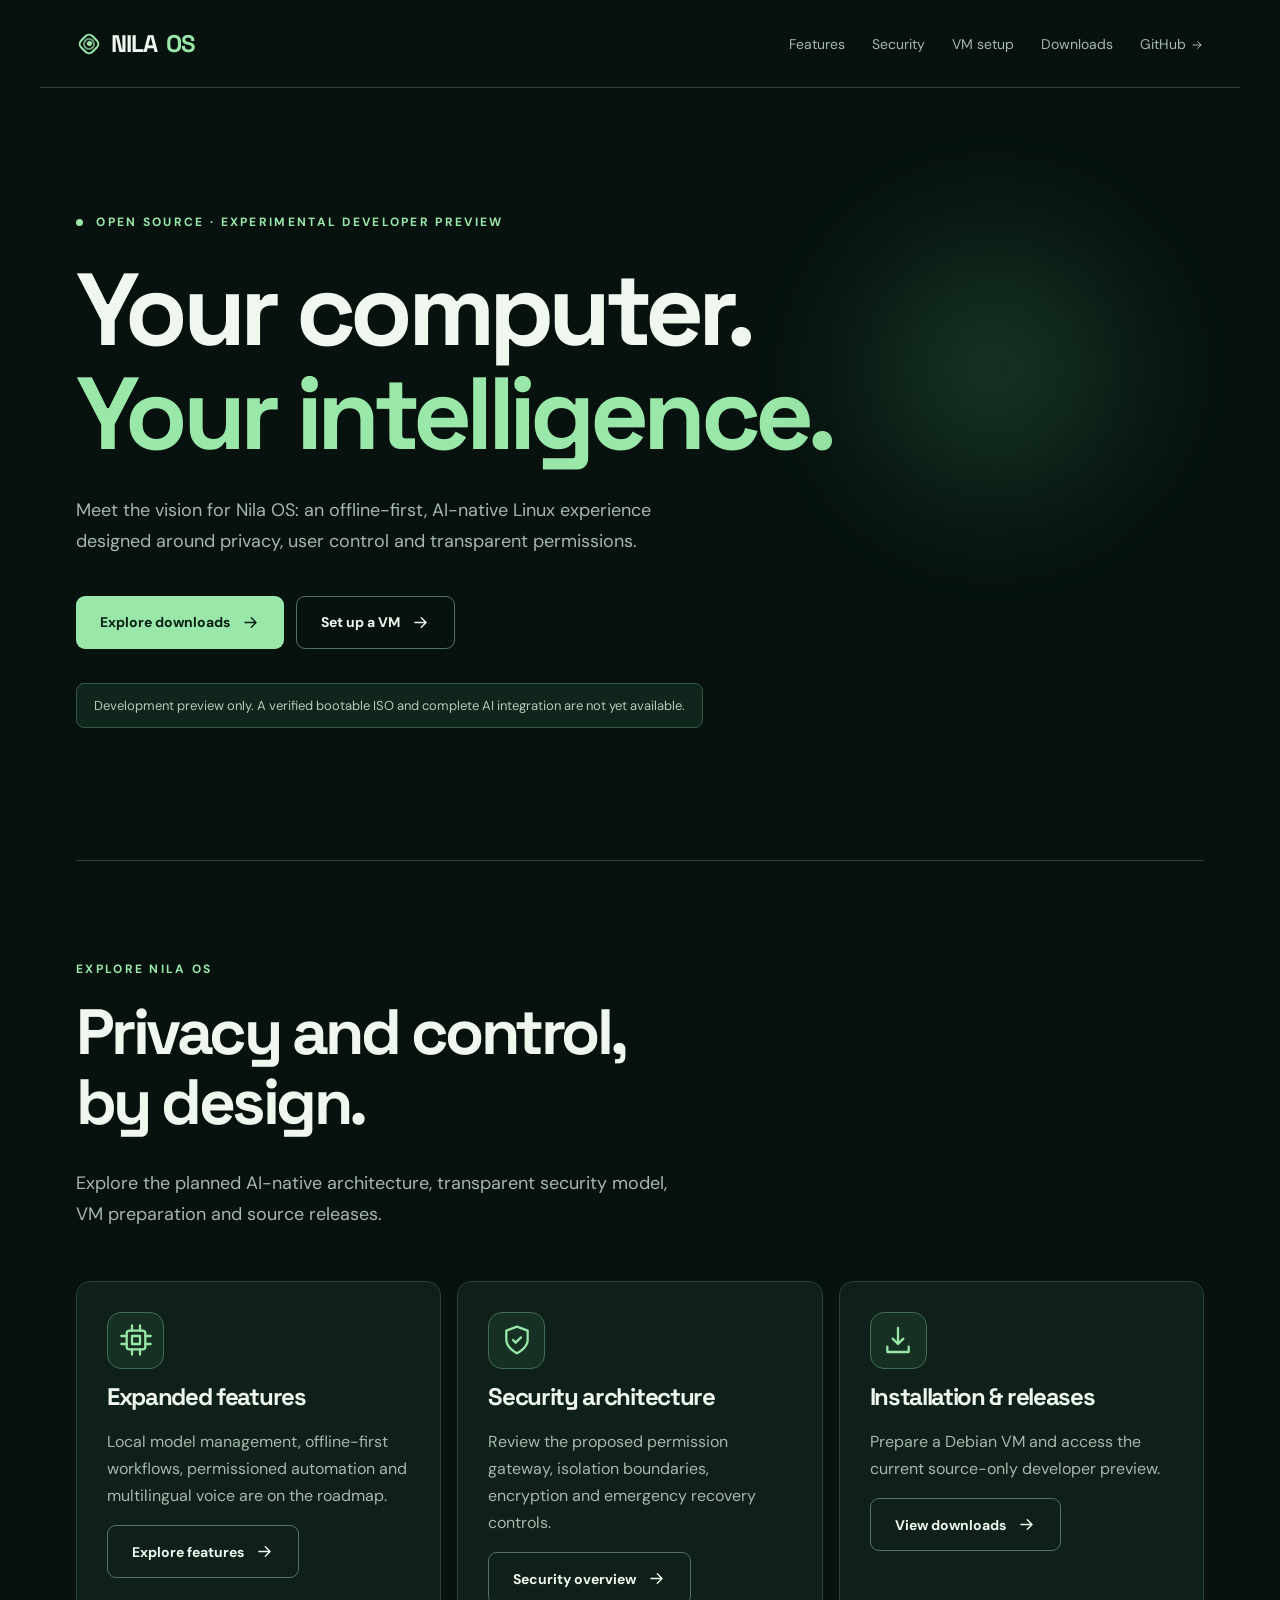
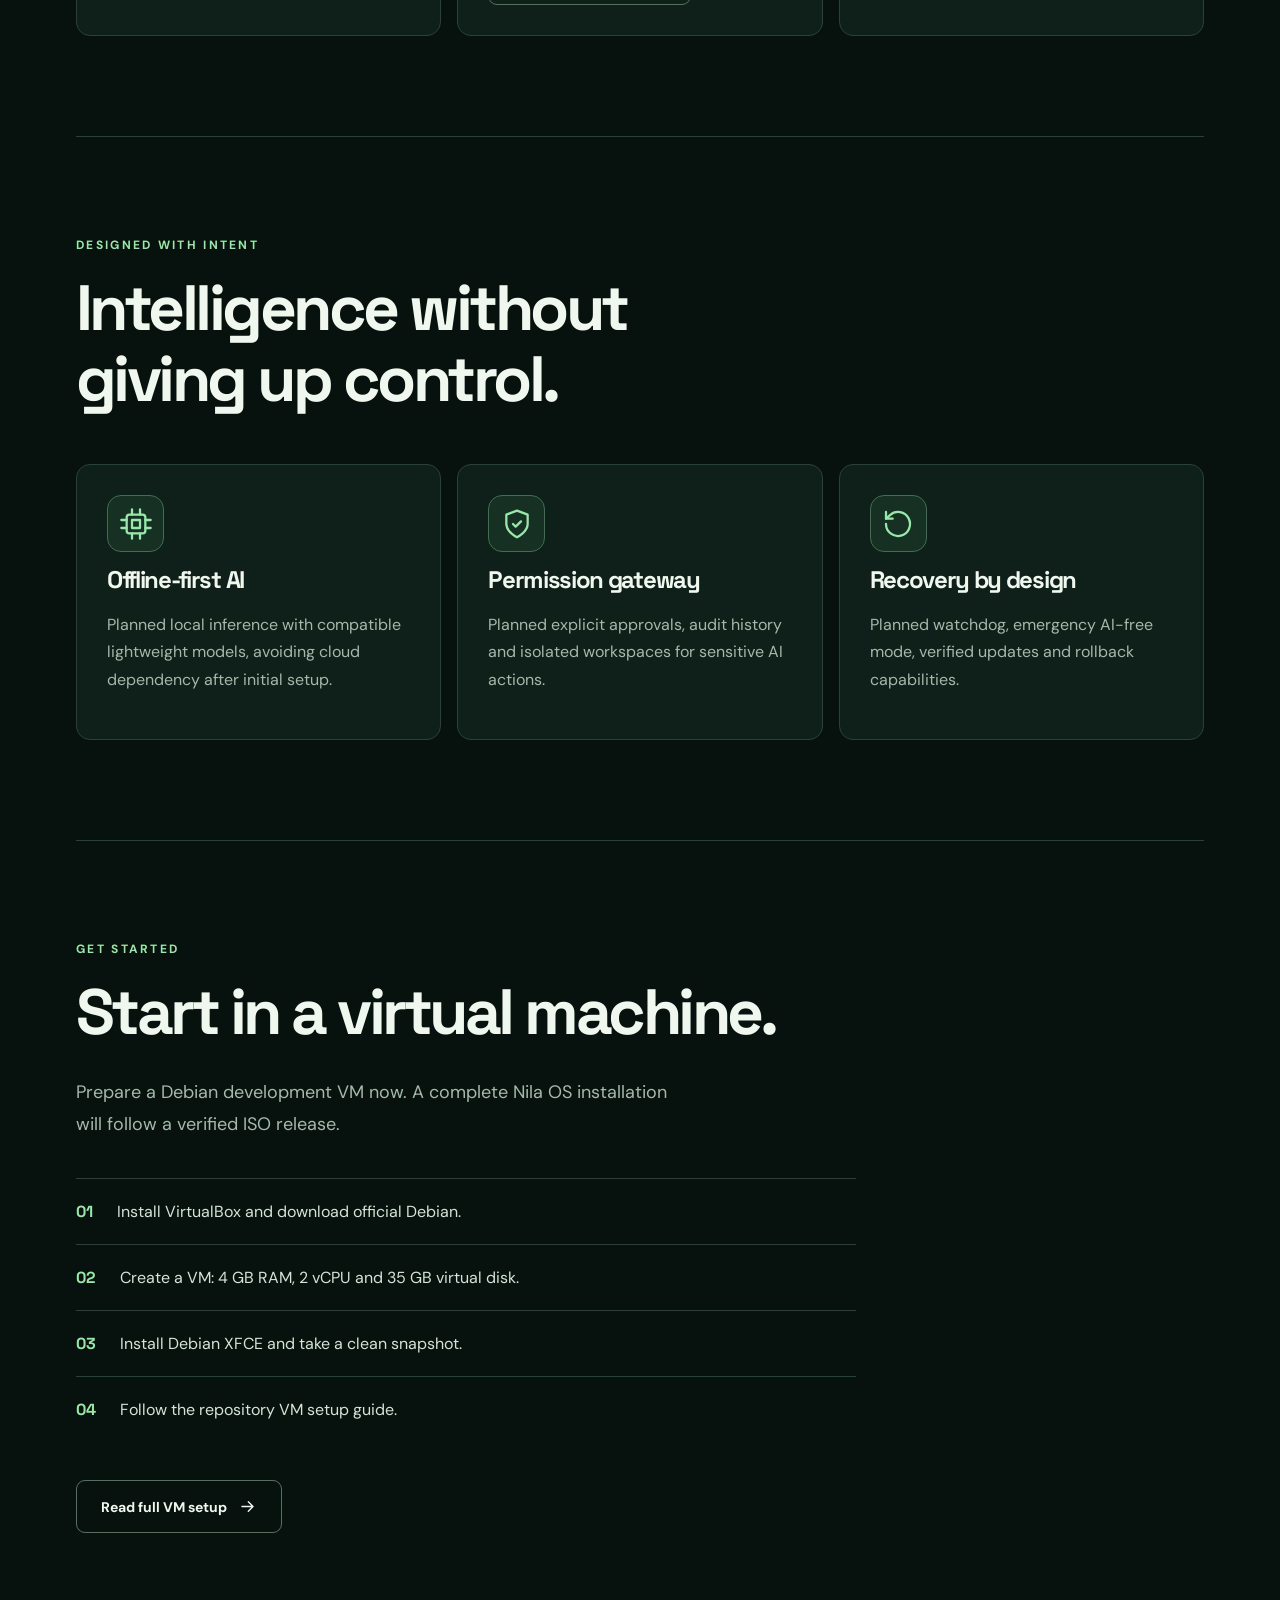
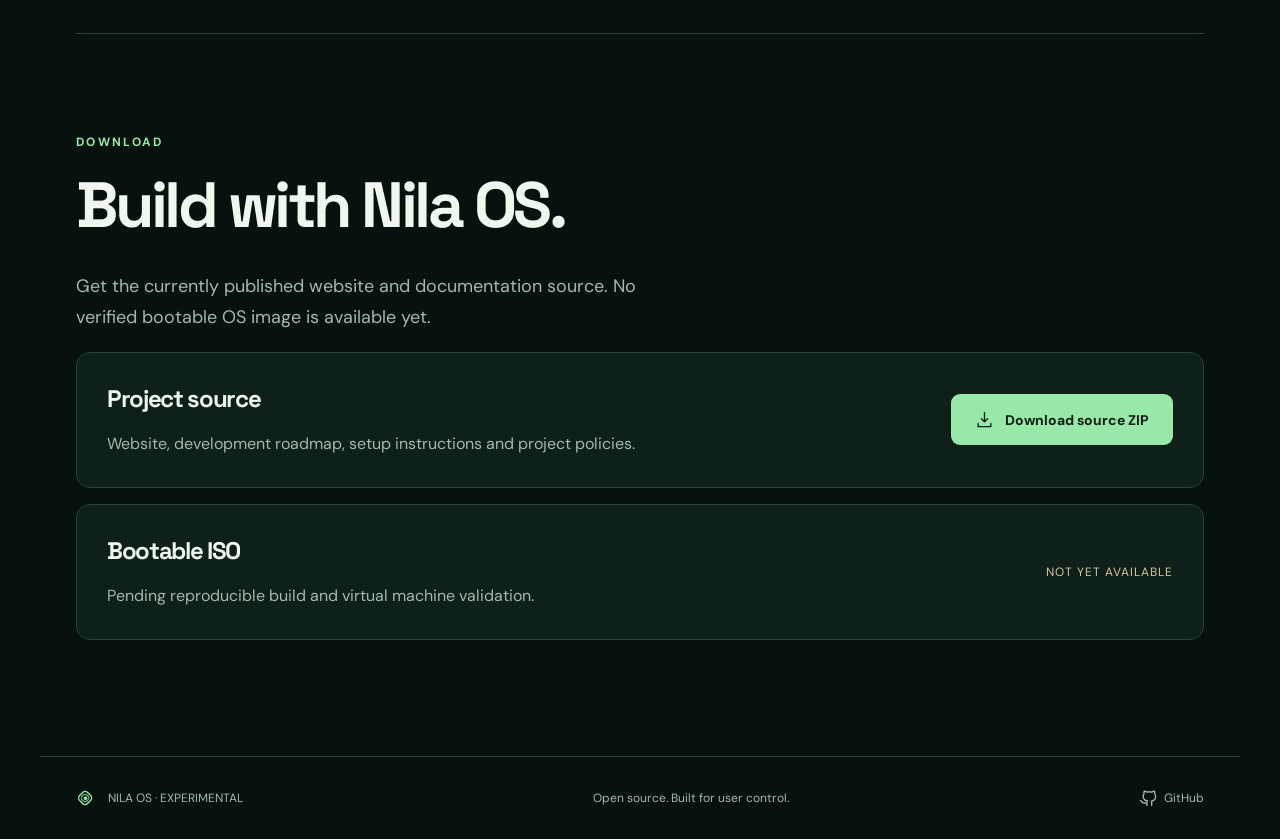
<file: site/index.html>
<!doctype html>
<html lang="en"><head><meta charset="utf-8"><meta name="viewport" content="width=device-width,initial-scale=1"><meta name="theme-color" content="#07130f"><meta name="description" content="Nila OS — experimental offline-first AI-native Linux project. Explore the roadmap, source and VM setup."><title>Nila OS — Your computer, your intelligence.</title><link rel="stylesheet" href="style.css"><script src="app.js" defer></script></head>
<body>
<svg class="icon-sprite" xmlns="http://www.w3.org/2000/svg" aria-hidden="true"><symbol id="i-cpu" viewBox="0 0 24 24"><rect x="5" y="5" width="14" height="14" rx="2"/><rect x="9" y="9" width="6" height="6"/><path d="M9 1v4m6-4v4M9 19v4m6-4v4M1 9h4m-4 6h4m14-6h4m-4 6h4"/></symbol><symbol id="i-shield" viewBox="0 0 24 24"><path d="M12 22s8-4 8-10V5l-8-3-8 3v7c0 6 8 10 8 10Z"/><path d="m9 12 2 2 4-4"/></symbol><symbol id="i-rotate" viewBox="0 0 24 24"><path d="M3 12a9 9 0 1 0 3-6.7L3 8"/><path d="M3 3v5h5"/></symbol><symbol id="i-arrow" viewBox="0 0 24 24"><path d="M5 12h14m-6-6 6 6-6 6"/></symbol><symbol id="i-download" viewBox="0 0 24 24"><path d="M12 3v12m-4-4 4 4 4-4M4 17v4h16v-4"/></symbol><symbol id="i-git" viewBox="0 0 24 24"><path d="M9 19c-5 1-5-2-7-3m14 6v-3.5c0-1 .2-1.6-.5-2 2.8-.3 5.5-1.3 5.5-6.1a4.7 4.7 0 0 0-1.3-3.3 4.2 4.2 0 0 0-.1-3.2s-1.1-.3-3.4 1.3a12 12 0 0 0-6.2 0C7.7 3.6 6.6 4 6.6 4a4.2 4.2 0 0 0-.1 3.2A4.7 4.7 0 0 0 5.2 10c0 4.8 2.7 5.8 5.5 6.1-.7.4-.7 1.1-.7 2V22"/></symbol></svg>
<header class="site-header"><a class="logo" href="#" aria-label="Nila OS home"><span class="brand-mark" aria-hidden="true"><span></span><span></span><span></span></span> NILA<span>OS</span></a><button class="menu-toggle" type="button" aria-label="Open navigation" aria-controls="site-nav" aria-expanded="false"><span></span><span></span><span></span></button><nav id="site-nav" aria-label="Main navigation"><a href="features.html">Features</a><a href="security.html">Security</a><a href="install.html">VM setup</a><a href="download.html">Downloads</a><a href="https://github.com/nadeemmhdm/nila-os">GitHub <svg class="icon tiny"><use href="#i-arrow"/></svg></a></nav></header>
<main><section class="hero reveal"><div class="eyebrow"><span class="dot"></span> OPEN SOURCE · EXPERIMENTAL DEVELOPER PREVIEW</div><h1>Your computer.<br><em>Your intelligence.</em></h1><p>Meet the vision for Nila OS: an offline-first, AI-native Linux experience designed around privacy, user control and transparent permissions.</p><div class="actions"><a class="primary" href="download.html">Explore downloads <svg class="icon"><use href="#i-arrow"/></svg></a><a class="secondary" href="install.html">Set up a VM <svg class="icon"><use href="#i-arrow"/></svg></a></div><div class="notice">Development preview only. A verified bootable ISO and complete AI integration are not yet available.</div></section>
<section class="reveal" id="experience"><div class="eyebrow">EXPLORE NILA OS</div><h2>Privacy and control,<br>by design.</h2><p>Explore the planned AI-native architecture, transparent security model, VM preparation and source releases.</p><div class="grid"><article><div class="symbol"><svg class="icon feature-icon"><use href="#i-cpu"/></svg></div><h3>Expanded features</h3><p>Local model management, offline-first workflows, permissioned automation and multilingual voice are on the roadmap.</p><a class="secondary" href="features.html">Explore features <svg class="icon"><use href="#i-arrow"/></svg></a></article><article><div class="symbol"><svg class="icon feature-icon"><use href="#i-shield"/></svg></div><h3>Security architecture</h3><p>Review the proposed permission gateway, isolation boundaries, encryption and emergency recovery controls.</p><a class="secondary" href="security.html">Security overview <svg class="icon"><use href="#i-arrow"/></svg></a></article><article><div class="symbol"><svg class="icon feature-icon"><use href="#i-download"/></svg></div><h3>Installation & releases</h3><p>Prepare a Debian VM and access the current source-only developer preview.</p><a class="secondary" href="download.html">View downloads <svg class="icon"><use href="#i-arrow"/></svg></a></article></div></section><section class="reveal" id="features"><div class="eyebrow">DESIGNED WITH INTENT</div><h2>Intelligence without<br>giving up control.</h2><div class="grid"><article class="reveal"><div class="symbol"><svg class="icon feature-icon"><use href="#i-cpu"/></svg></div><h3>Offline-first AI</h3><p>Planned local inference with compatible lightweight models, avoiding cloud dependency after initial setup.</p></article><article class="reveal"><div class="symbol"><svg class="icon feature-icon"><use href="#i-shield"/></svg></div><h3>Permission gateway</h3><p>Planned explicit approvals, audit history and isolated workspaces for sensitive AI actions.</p></article><article class="reveal"><div class="symbol"><svg class="icon feature-icon"><use href="#i-rotate"/></svg></div><h3>Recovery by design</h3><p>Planned watchdog, emergency AI-free mode, verified updates and rollback capabilities.</p></article></div></section>
<section class="reveal" id="install"><div class="eyebrow">GET STARTED</div><h2>Start in a virtual machine.</h2><p>Prepare a Debian development VM now. A complete Nila OS installation will follow a verified ISO release.</p><div class="steps"><div><b>01</b><span>Install VirtualBox and download official Debian.</span></div><div><b>02</b><span>Create a VM: 4 GB RAM, 2 vCPU and 35 GB virtual disk.</span></div><div><b>03</b><span>Install Debian XFCE and take a clean snapshot.</span></div><div><b>04</b><span>Follow the repository VM setup guide.</span></div></div><a class="secondary" href="https://github.com/nadeemmhdm/nila-os/blob/main/docs/VM_SETUP.md">Read full VM setup <svg class="icon"><use href="#i-arrow"/></svg></a></section>
<section class="reveal" id="download"><div class="eyebrow">DOWNLOAD</div><h2>Build with Nila OS.</h2><p>Get the currently published website and documentation source. No verified bootable OS image is available yet.</p><div class="download"><div><h3>Project source</h3><p>Website, development roadmap, setup instructions and project policies.</p></div><a class="primary" href="https://github.com/nadeemmhdm/nila-os/archive/refs/heads/main.zip"><svg class="icon"><use href="#i-download"/></svg> Download source ZIP</a></div><div class="download"><div><h3>Bootable ISO</h3><p>Pending reproducible build and virtual machine validation.</p></div><span class="unavailable">NOT YET AVAILABLE</span></div></section></main>
<footer><span class="footer-brand"><span class="brand-mark small" aria-hidden="true"><span></span><span></span><span></span></span> NILA OS · EXPERIMENTAL</span><span>Open source. Built for user control.</span><a href="https://github.com/nadeemmhdm/nila-os"><svg class="icon"><use href="#i-git"/></svg> GitHub</a></footer></body></html>
</file>
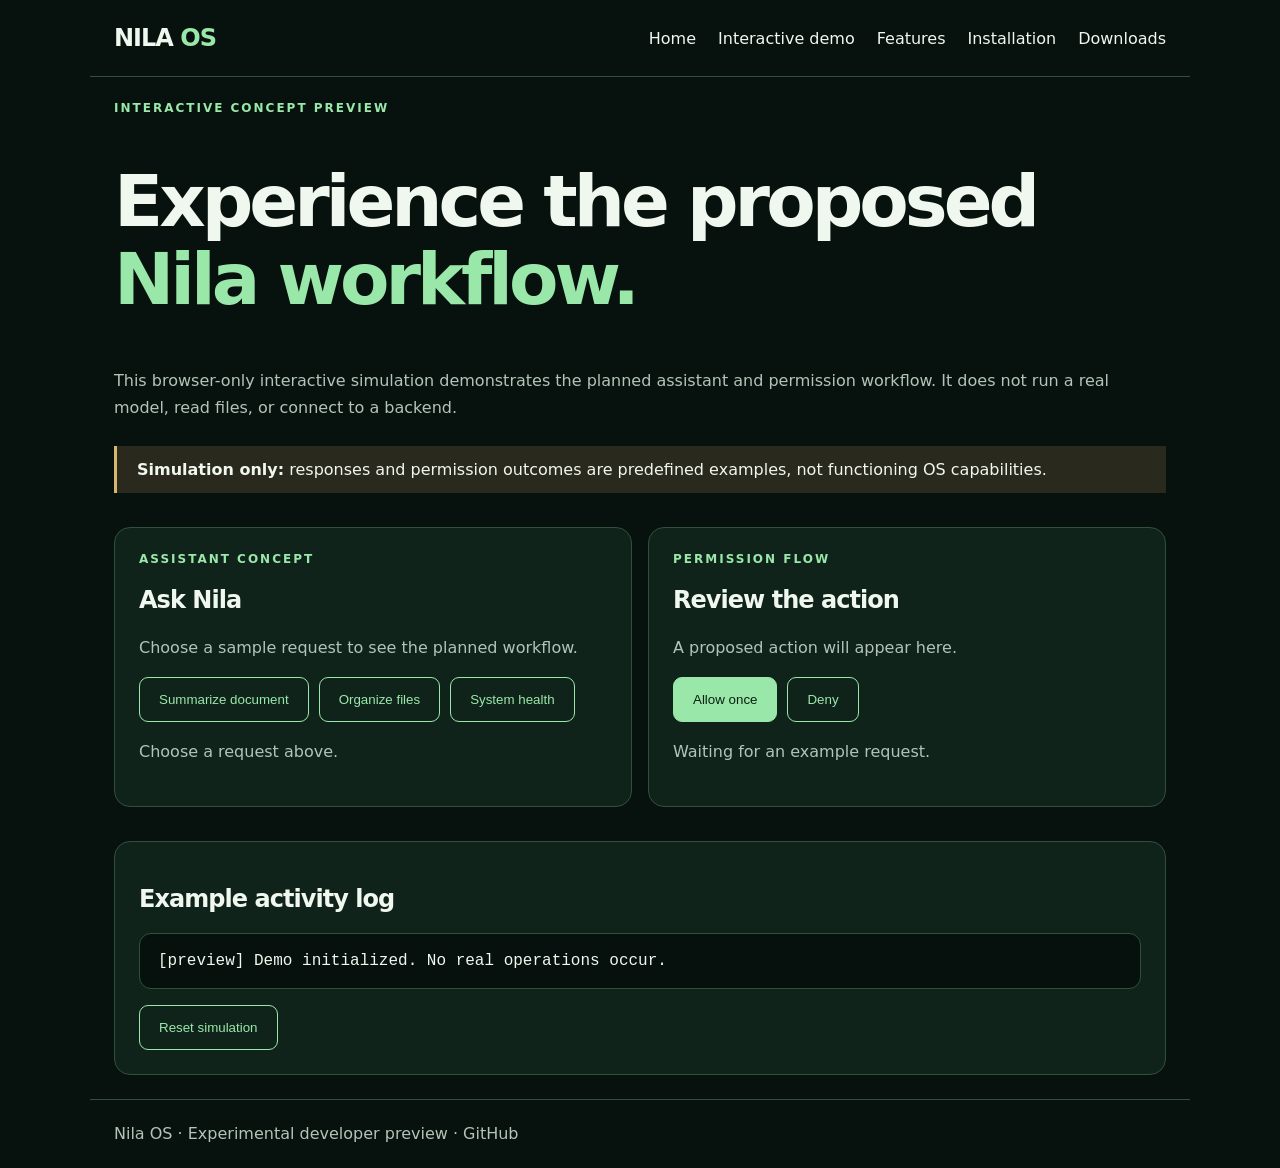
<file: site/demo.html>
<!doctype html><html lang="en"><head><meta charset="utf-8"><meta name="viewport" content="width=device-width,initial-scale=1"><meta name="theme-color" content="#07120f"><meta name="description" content="Nila OS Interactive demo"><title>Interactive demo — Nila OS</title><style>
:root{color-scheme:dark;--bg:#07120f;--card:#10231b;--line:#31503c;--accent:#9ae8a9;--muted:#b2c4b8}*{box-sizing:border-box}body{margin:0;background:var(--bg);color:#f0f7ee;font-family:Inter,system-ui,sans-serif}a{color:inherit;text-decoration:none}a:hover{color:var(--accent)}header,main,footer{max-width:1100px;margin:auto;padding:24px}header{display:flex;align-items:center;justify-content:space-between;gap:20px;border-bottom:1px solid var(--line)}.brand{font-weight:850;letter-spacing:-1px;font-size:24px}.brand b{color:var(--accent)}nav{display:flex;gap:22px;flex-wrap:wrap}main{min-height:75vh}h1{font-size:clamp(38px,7vw,72px);letter-spacing:-.055em;line-height:1.08}h2{letter-spacing:-.04em}p{line-height:1.7;color:var(--muted)}.tag{font-size:12px;color:var(--accent);letter-spacing:2px;font-weight:750}.grid{display:grid;grid-template-columns:repeat(auto-fit,minmax(min(100%,280px),1fr));gap:16px;margin:34px 0}.panel{border:1px solid var(--line);border-radius:16px;background:var(--card);padding:24px;transition:transform .3s,border-color .3s}.panel:hover{transform:translateY(-4px);border-color:var(--accent)}.button,button{display:inline-flex;align-items:center;justify-content:center;gap:10px;border:1px solid var(--accent);background:var(--accent);color:#092012;padding:14px 19px;border-radius:9px;font:700 14px inherit;cursor:pointer}.button:hover,button:hover{background:#c4ffd0;color:#092012}.ghost{background:transparent;color:var(--accent)}.muted{color:var(--muted)}.notice{border-left:3px solid #d6b76d;background:#2a291d;padding:14px 20px;margin:25px 0}footer{border-top:1px solid var(--line);color:var(--muted)}code,pre{font-family:ui-monospace,monospace}pre{overflow:auto;background:#06100c;border:1px solid var(--line);padding:18px;border-radius:12px}input{padding:13px;background:#06140f;border:1px solid #58755d;border-radius:8px;color:white;width:100%;font:inherit}.mobile-button{display:none;background:transparent;border-color:var(--line);color:var(--accent);min-width:44px;min-height:44px}@media(max-width:720px){header{position:relative}.mobile-button{display:inline-flex}nav{display:none;position:absolute;top:100%;left:12px;right:12px;z-index:5;background:#10231b;border:1px solid var(--line);padding:18px;flex-direction:column;border-radius:12px;box-shadow:0 20px 40px #0009}nav.open{display:flex}h1{font-size:clamp(38px,10vw,58px)}}@media(prefers-reduced-motion:reduce){*,*:before,*:after{animation:none!important;transition:none!important}}
</style></head><body><header><a class="brand" href="index.html">NILA <b>OS</b></a><button class="mobile-button" id="menu" aria-expanded="false" aria-controls="nav" aria-label="Open navigation"><svg width="22" height="22" viewBox="0 0 24 24" fill="none" stroke="currentColor" stroke-width="2"><path d="M3 6h18M3 12h18M3 18h18"/></svg></button><nav id="nav"><a href="index.html">Home</a><a href="demo.html">Interactive demo</a><a href="features.html">Features</a><a href="install.html">Installation</a><a href="download.html">Downloads</a></nav></header><main><div class="tag">INTERACTIVE CONCEPT PREVIEW</div><h1>Experience the proposed<br><span style="color:var(--accent)">Nila workflow.</span></h1><p>This browser-only interactive simulation demonstrates the planned assistant and permission workflow. It does not run a real model, read files, or connect to a backend.</p><div class="notice"><b>Simulation only:</b> responses and permission outcomes are predefined examples, not functioning OS capabilities.</div><div class="grid"><div class="panel"><div class="tag">ASSISTANT CONCEPT</div><h2>Ask Nila</h2><p>Choose a sample request to see the planned workflow.</p><div style="display:flex;gap:10px;flex-wrap:wrap"><button class="ghost" data-prompt="Summarize a document">Summarize document</button><button class="ghost" data-prompt="Organize my files">Organize files</button><button class="ghost" data-prompt="Check system health">System health</button></div><p id="request" aria-live="polite">Choose a request above.</p></div><div class="panel"><div class="tag">PERMISSION FLOW</div><h2>Review the action</h2><p id="explain">A proposed action will appear here.</p><div style="display:flex;gap:10px;flex-wrap:wrap"><button id="allow" disabled>Allow once</button><button id="deny" class="ghost" disabled>Deny</button></div><p id="result" role="status" aria-live="polite">Waiting for an example request.</p></div></div><div class="panel"><h2>Example activity log</h2><pre id="log" aria-live="polite">[preview] Demo initialized. No real operations occur.</pre><button class="ghost" id="reset">Reset simulation</button></div></main><footer>Nila OS · Experimental developer preview · <a href="https://github.com/nadeemmhdm/nila-os">GitHub</a></footer><script>const b=document.getElementById('menu'),n=document.getElementById('nav');b.addEventListener('click',()=>{let v=b.getAttribute('aria-expanded')!=='true';b.setAttribute('aria-expanded',v);n.classList.toggle('open',v)});n.querySelectorAll('a').forEach(a=>a.addEventListener('click',()=>{n.classList.remove('open');b.setAttribute('aria-expanded','false')}));document.addEventListener('keydown',e=>{if(e.key==='Escape'){n.classList.remove('open');b.setAttribute('aria-expanded','false')}});const req=document.getElementById('request'),exp=document.getElementById('explain'),out=document.getElementById('result'),log=document.getElementById('log'),allow=document.getElementById('allow'),deny=document.getElementById('deny');let current='';const actions={'Summarize a document':'Proposed: request read-only access to a document selected by the user.','Organize my files':'Proposed: preview suggested file moves; request approval before any changes.','Check system health':'Proposed: request read-only diagnostic access.'};document.querySelectorAll('[data-prompt]').forEach(el=>el.addEventListener('click',()=>{current=el.dataset.prompt;req.textContent='Request: '+current;exp.textContent=actions[current];out.textContent='Permission required in this simulated example.';log.textContent+='\\n[preview] '+current+' → awaiting approval';allow.disabled=false;deny.disabled=false}));function finish(ok){if(!current)return;out.textContent=ok?'Simulated approval recorded. No actual operation was performed.':'Simulated request denied. No operation was performed.';log.textContent+='\\n[preview] '+(ok?'ALLOW':'DENY')+' → no real action';current='';allow.disabled=true;deny.disabled=true}allow.addEventListener('click',()=>finish(true));deny.addEventListener('click',()=>finish(false));document.getElementById('reset').addEventListener('click',()=>{current='';req.textContent='Choose a request above.';exp.textContent='A proposed action will appear here.';out.textContent='Waiting for an example request.';log.textContent='[preview] Demo initialized. No real operations occur.';allow.disabled=true;deny.disabled=true});</script></body></html>
</file>
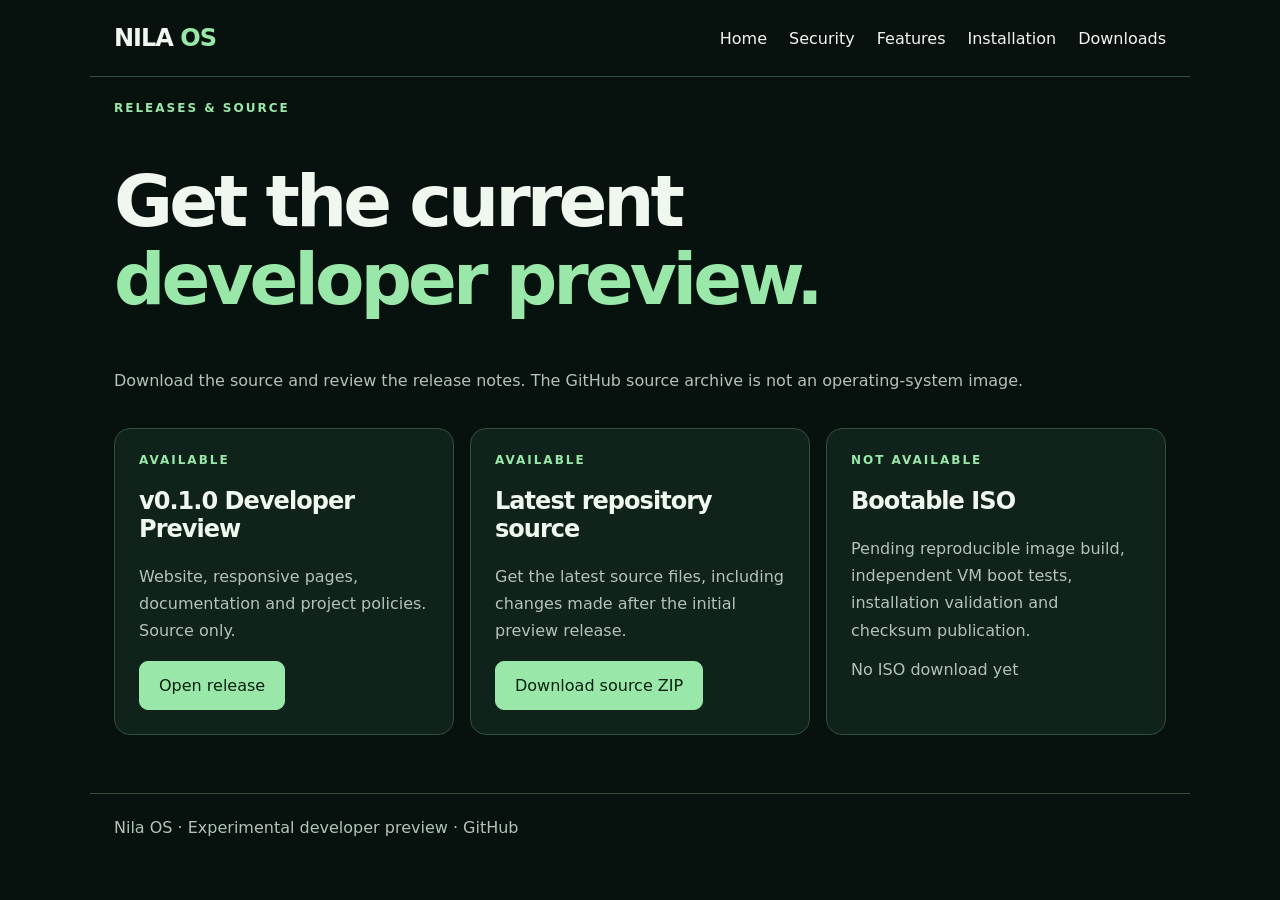
<file: site/download.html>
<!doctype html><html lang="en"><head><meta charset="utf-8"><meta name="viewport" content="width=device-width,initial-scale=1"><meta name="theme-color" content="#07120f"><meta name="description" content="Nila OS Downloads"><title>Downloads — Nila OS</title><style>
:root{color-scheme:dark;--bg:#07120f;--card:#10231b;--line:#31503c;--accent:#9ae8a9;--muted:#b2c4b8}*{box-sizing:border-box}body{margin:0;background:var(--bg);color:#f0f7ee;font-family:Inter,system-ui,sans-serif}a{color:inherit;text-decoration:none}a:hover{color:var(--accent)}header,main,footer{max-width:1100px;margin:auto;padding:24px}header{display:flex;align-items:center;justify-content:space-between;gap:20px;border-bottom:1px solid var(--line)}.brand{font-weight:850;letter-spacing:-1px;font-size:24px}.brand b{color:var(--accent)}nav{display:flex;gap:22px;flex-wrap:wrap}main{min-height:75vh}h1{font-size:clamp(38px,7vw,72px);letter-spacing:-.055em;line-height:1.08}h2{letter-spacing:-.04em}p{line-height:1.7;color:var(--muted)}.tag{font-size:12px;color:var(--accent);letter-spacing:2px;font-weight:750}.grid{display:grid;grid-template-columns:repeat(auto-fit,minmax(min(100%,280px),1fr));gap:16px;margin:34px 0}.panel{border:1px solid var(--line);border-radius:16px;background:var(--card);padding:24px;transition:transform .3s,border-color .3s}.panel:hover{transform:translateY(-4px);border-color:var(--accent)}.button,button{display:inline-flex;align-items:center;justify-content:center;gap:10px;border:1px solid var(--accent);background:var(--accent);color:#092012;padding:14px 19px;border-radius:9px;font:700 14px inherit;cursor:pointer}.button:hover,button:hover{background:#c4ffd0;color:#092012}.ghost{background:transparent;color:var(--accent)}.muted{color:var(--muted)}.notice{border-left:3px solid #d6b76d;background:#2a291d;padding:14px 20px;margin:25px 0}footer{border-top:1px solid var(--line);color:var(--muted)}code,pre{font-family:ui-monospace,monospace}pre{overflow:auto;background:#06100c;border:1px solid var(--line);padding:18px;border-radius:12px}input{padding:13px;background:#06140f;border:1px solid #58755d;border-radius:8px;color:white;width:100%;font:inherit}.mobile-button{display:none;background:transparent;border-color:var(--line);color:var(--accent);min-width:44px;min-height:44px}@media(max-width:720px){header{position:relative}.mobile-button{display:inline-flex}nav{display:none;position:absolute;top:100%;left:12px;right:12px;z-index:5;background:#10231b;border:1px solid var(--line);padding:18px;flex-direction:column;border-radius:12px;box-shadow:0 20px 40px #0009}nav.open{display:flex}h1{font-size:clamp(38px,10vw,58px)}}@media(prefers-reduced-motion:reduce){*,*:before,*:after{animation:none!important;transition:none!important}}
</style></head><body><header><a class="brand" href="index.html">NILA <b>OS</b></a><button class="mobile-button" id="menu" aria-expanded="false" aria-controls="nav" aria-label="Open navigation"><svg width="22" height="22" viewBox="0 0 24 24" fill="none" stroke="currentColor" stroke-width="2"><path d="M3 6h18M3 12h18M3 18h18"/></svg></button><nav id="nav"><a href="index.html">Home</a><a href="security.html">Security</a><a href="features.html">Features</a><a href="install.html">Installation</a><a href="download.html">Downloads</a></nav></header><main><div class="tag">RELEASES & SOURCE</div><h1>Get the current<br><span style="color:var(--accent)">developer preview.</span></h1><p>Download the source and review the release notes. The GitHub source archive is not an operating-system image.</p><div class="grid"><div class="panel"><div class="tag">AVAILABLE</div><h2>v0.1.0 Developer Preview</h2><p>Website, responsive pages, documentation and project policies. Source only.</p><a class="button" href="https://github.com/nadeemmhdm/nila-os/releases/tag/v0.1.0-preview">Open release</a></div><div class="panel"><div class="tag">AVAILABLE</div><h2>Latest repository source</h2><p>Get the latest source files, including changes made after the initial preview release.</p><a class="button" href="https://github.com/nadeemmhdm/nila-os/archive/refs/heads/main.zip">Download source ZIP</a></div><div class="panel"><div class="tag">NOT AVAILABLE</div><h2>Bootable ISO</h2><p>Pending reproducible image build, independent VM boot tests, installation validation and checksum publication.</p><span class="muted">No ISO download yet</span></div></div></main><footer>Nila OS · Experimental developer preview · <a href="https://github.com/nadeemmhdm/nila-os">GitHub</a></footer><script>const b=document.getElementById('menu'),n=document.getElementById('nav');b.addEventListener('click',()=>{let v=b.getAttribute('aria-expanded')!=='true';b.setAttribute('aria-expanded',v);n.classList.toggle('open',v)});n.querySelectorAll('a').forEach(a=>a.addEventListener('click',()=>{n.classList.remove('open');b.setAttribute('aria-expanded','false')}));document.addEventListener('keydown',e=>{if(e.key==='Escape'){n.classList.remove('open');b.setAttribute('aria-expanded','false')}});</script></body></html>
</file>
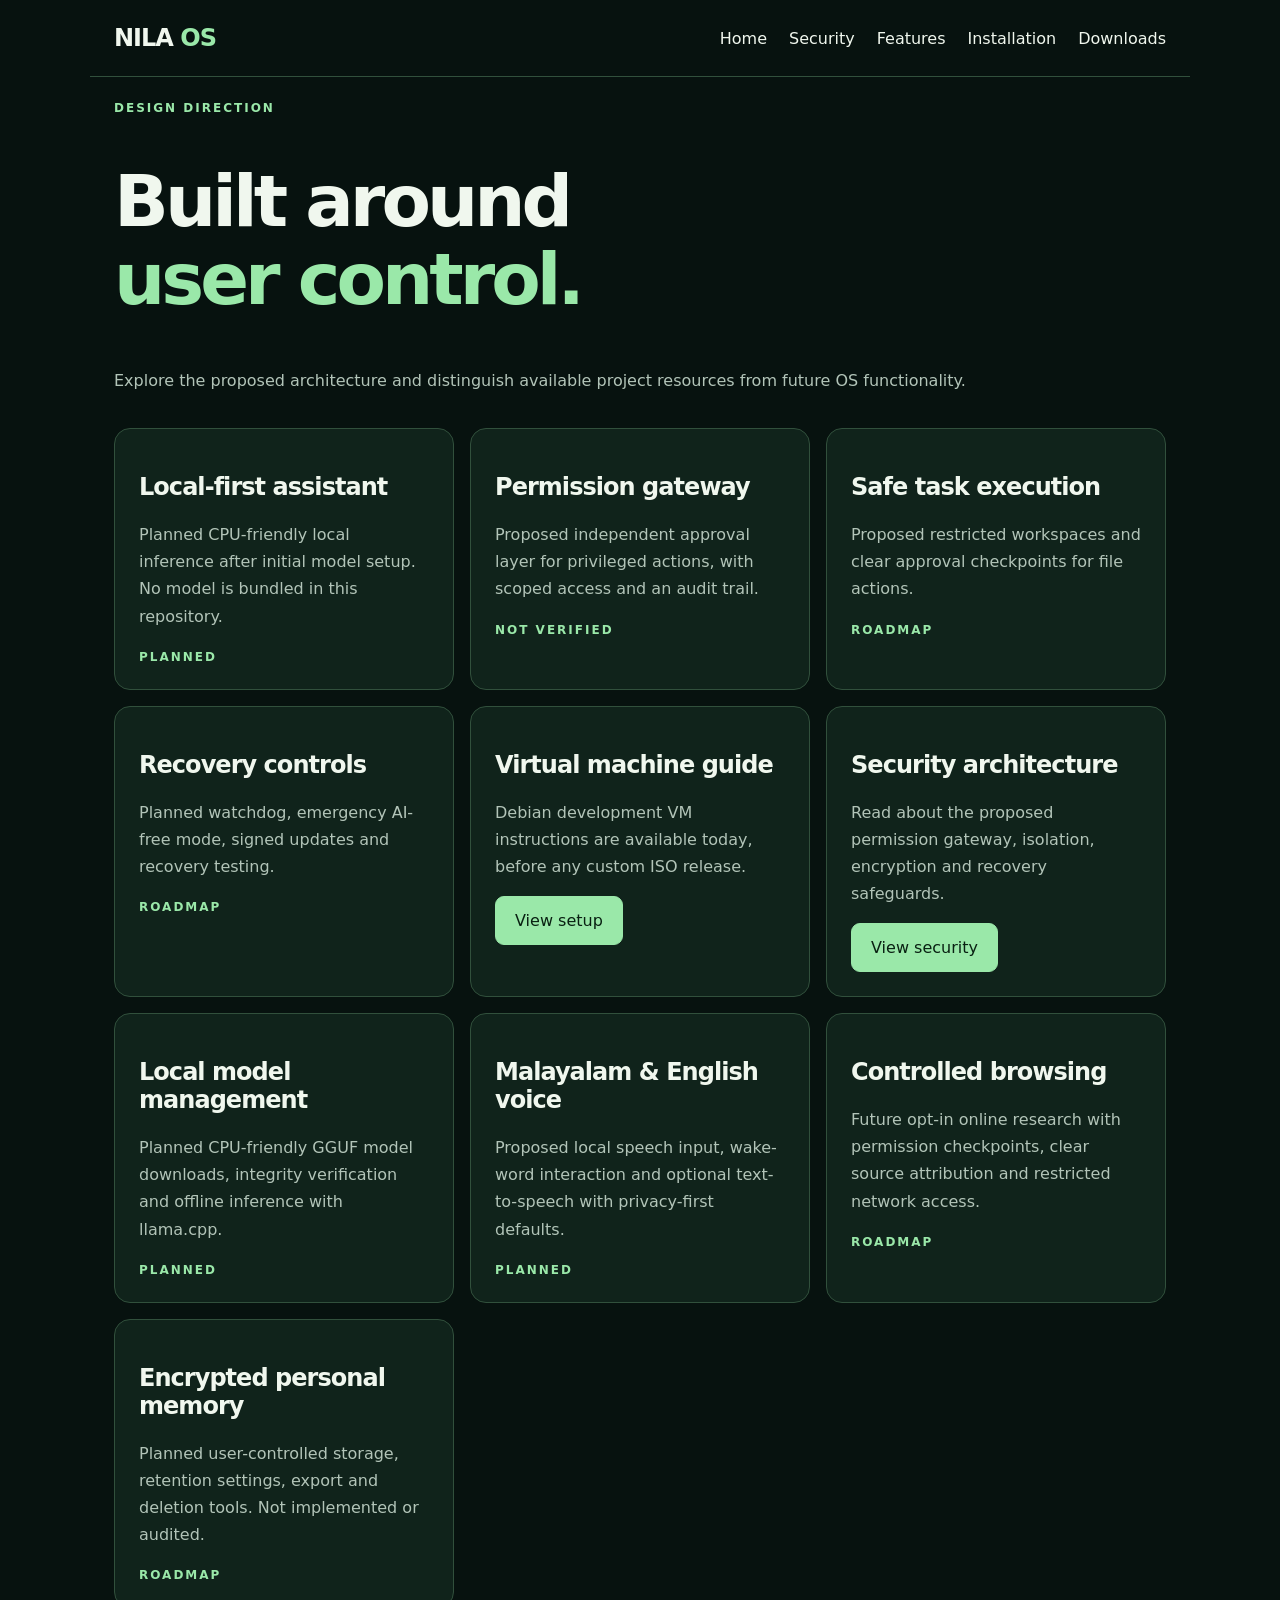
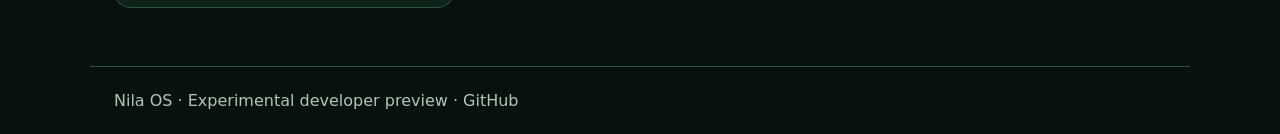
<file: site/features.html>
<!doctype html><html lang="en"><head><meta charset="utf-8"><meta name="viewport" content="width=device-width,initial-scale=1"><meta name="theme-color" content="#07120f"><meta name="description" content="Nila OS Features"><title>Features — Nila OS</title><style>
:root{color-scheme:dark;--bg:#07120f;--card:#10231b;--line:#31503c;--accent:#9ae8a9;--muted:#b2c4b8}*{box-sizing:border-box}body{margin:0;background:var(--bg);color:#f0f7ee;font-family:Inter,system-ui,sans-serif}a{color:inherit;text-decoration:none}a:hover{color:var(--accent)}header,main,footer{max-width:1100px;margin:auto;padding:24px}header{display:flex;align-items:center;justify-content:space-between;gap:20px;border-bottom:1px solid var(--line)}.brand{font-weight:850;letter-spacing:-1px;font-size:24px}.brand b{color:var(--accent)}nav{display:flex;gap:22px;flex-wrap:wrap}main{min-height:75vh}h1{font-size:clamp(38px,7vw,72px);letter-spacing:-.055em;line-height:1.08}h2{letter-spacing:-.04em}p{line-height:1.7;color:var(--muted)}.tag{font-size:12px;color:var(--accent);letter-spacing:2px;font-weight:750}.grid{display:grid;grid-template-columns:repeat(auto-fit,minmax(min(100%,280px),1fr));gap:16px;margin:34px 0}.panel{border:1px solid var(--line);border-radius:16px;background:var(--card);padding:24px;transition:transform .3s,border-color .3s}.panel:hover{transform:translateY(-4px);border-color:var(--accent)}.button,button{display:inline-flex;align-items:center;justify-content:center;gap:10px;border:1px solid var(--accent);background:var(--accent);color:#092012;padding:14px 19px;border-radius:9px;font:700 14px inherit;cursor:pointer}.button:hover,button:hover{background:#c4ffd0;color:#092012}.ghost{background:transparent;color:var(--accent)}.muted{color:var(--muted)}.notice{border-left:3px solid #d6b76d;background:#2a291d;padding:14px 20px;margin:25px 0}footer{border-top:1px solid var(--line);color:var(--muted)}code,pre{font-family:ui-monospace,monospace}pre{overflow:auto;background:#06100c;border:1px solid var(--line);padding:18px;border-radius:12px}input{padding:13px;background:#06140f;border:1px solid #58755d;border-radius:8px;color:white;width:100%;font:inherit}.mobile-button{display:none;background:transparent;border-color:var(--line);color:var(--accent);min-width:44px;min-height:44px}@media(max-width:720px){header{position:relative}.mobile-button{display:inline-flex}nav{display:none;position:absolute;top:100%;left:12px;right:12px;z-index:5;background:#10231b;border:1px solid var(--line);padding:18px;flex-direction:column;border-radius:12px;box-shadow:0 20px 40px #0009}nav.open{display:flex}h1{font-size:clamp(38px,10vw,58px)}}@media(prefers-reduced-motion:reduce){*,*:before,*:after{animation:none!important;transition:none!important}}
</style></head><body><header><a class="brand" href="index.html">NILA <b>OS</b></a><button class="mobile-button" id="menu" aria-expanded="false" aria-controls="nav" aria-label="Open navigation"><svg width="22" height="22" viewBox="0 0 24 24" fill="none" stroke="currentColor" stroke-width="2"><path d="M3 6h18M3 12h18M3 18h18"/></svg></button><nav id="nav"><a href="index.html">Home</a><a href="security.html">Security</a><a href="features.html">Features</a><a href="install.html">Installation</a><a href="download.html">Downloads</a></nav></header><main><div class="tag">DESIGN DIRECTION</div><h1>Built around<br><span style="color:var(--accent)">user control.</span></h1><p>Explore the proposed architecture and distinguish available project resources from future OS functionality.</p><div class="grid"><div class="panel"><h2>Local-first assistant</h2><p>Planned CPU-friendly local inference after initial model setup. No model is bundled in this repository.</p><span class="tag">PLANNED</span></div><div class="panel"><h2>Permission gateway</h2><p>Proposed independent approval layer for privileged actions, with scoped access and an audit trail.</p><span class="tag">NOT VERIFIED</span></div><div class="panel"><h2>Safe task execution</h2><p>Proposed restricted workspaces and clear approval checkpoints for file actions.</p><span class="tag">ROADMAP</span></div><div class="panel"><h2>Recovery controls</h2><p>Planned watchdog, emergency AI-free mode, signed updates and recovery testing.</p><span class="tag">ROADMAP</span></div><div class="panel"><h2>Virtual machine guide</h2><p>Debian development VM instructions are available today, before any custom ISO release.</p><a class="button" href="install.html">View setup</a></div><div class="panel"><h2>Security architecture</h2><p>Read about the proposed permission gateway, isolation, encryption and recovery safeguards.</p><a class="button" href="security.html">View security</a></div><div class="panel"><h2>Local model management</h2><p>Planned CPU-friendly GGUF model downloads, integrity verification and offline inference with llama.cpp.</p><span class="tag">PLANNED</span></div><div class="panel"><h2>Malayalam & English voice</h2><p>Proposed local speech input, wake-word interaction and optional text-to-speech with privacy-first defaults.</p><span class="tag">PLANNED</span></div><div class="panel"><h2>Controlled browsing</h2><p>Future opt-in online research with permission checkpoints, clear source attribution and restricted network access.</p><span class="tag">ROADMAP</span></div><div class="panel"><h2>Encrypted personal memory</h2><p>Planned user-controlled storage, retention settings, export and deletion tools. Not implemented or audited.</p><span class="tag">ROADMAP</span></div></div></main><footer>Nila OS · Experimental developer preview · <a href="https://github.com/nadeemmhdm/nila-os">GitHub</a></footer><script>const b=document.getElementById('menu'),n=document.getElementById('nav');b.addEventListener('click',()=>{let v=b.getAttribute('aria-expanded')!=='true';b.setAttribute('aria-expanded',v);n.classList.toggle('open',v)});n.querySelectorAll('a').forEach(a=>a.addEventListener('click',()=>{n.classList.remove('open');b.setAttribute('aria-expanded','false')}));document.addEventListener('keydown',e=>{if(e.key==='Escape'){n.classList.remove('open');b.setAttribute('aria-expanded','false')}});</script></body></html>
</file>
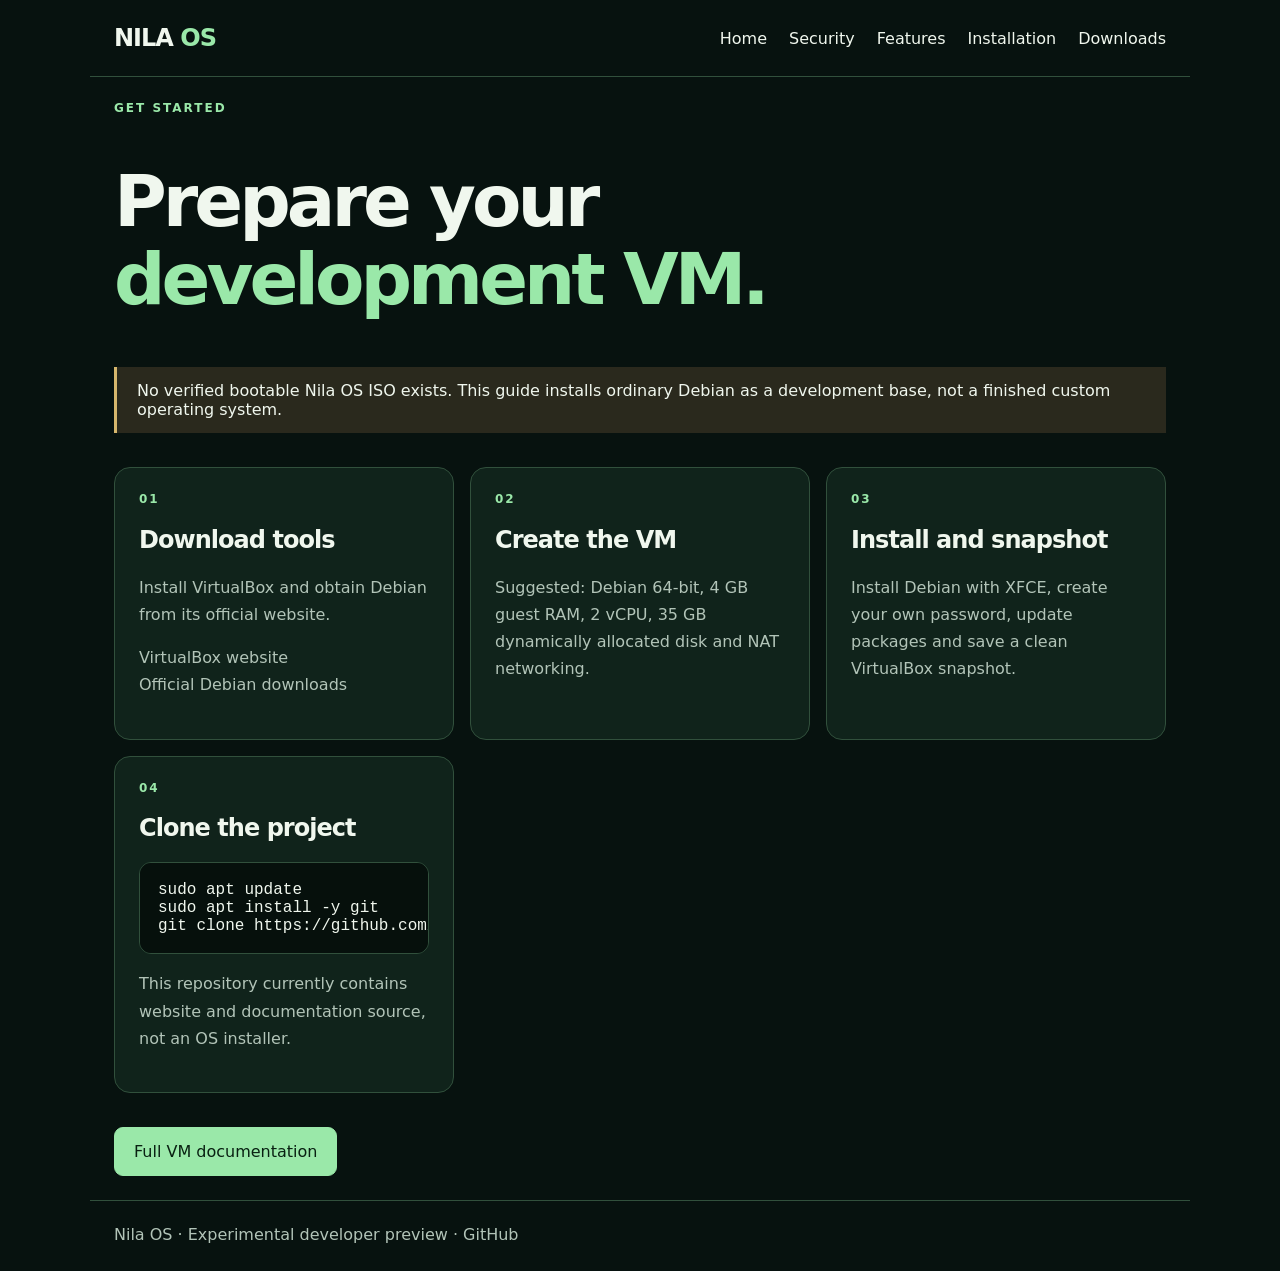
<file: site/install.html>
<!doctype html><html lang="en"><head><meta charset="utf-8"><meta name="viewport" content="width=device-width,initial-scale=1"><meta name="theme-color" content="#07120f"><meta name="description" content="Nila OS VM installation guide"><title>VM installation guide — Nila OS</title><style>
:root{color-scheme:dark;--bg:#07120f;--card:#10231b;--line:#31503c;--accent:#9ae8a9;--muted:#b2c4b8}*{box-sizing:border-box}body{margin:0;background:var(--bg);color:#f0f7ee;font-family:Inter,system-ui,sans-serif}a{color:inherit;text-decoration:none}a:hover{color:var(--accent)}header,main,footer{max-width:1100px;margin:auto;padding:24px}header{display:flex;align-items:center;justify-content:space-between;gap:20px;border-bottom:1px solid var(--line)}.brand{font-weight:850;letter-spacing:-1px;font-size:24px}.brand b{color:var(--accent)}nav{display:flex;gap:22px;flex-wrap:wrap}main{min-height:75vh}h1{font-size:clamp(38px,7vw,72px);letter-spacing:-.055em;line-height:1.08}h2{letter-spacing:-.04em}p{line-height:1.7;color:var(--muted)}.tag{font-size:12px;color:var(--accent);letter-spacing:2px;font-weight:750}.grid{display:grid;grid-template-columns:repeat(auto-fit,minmax(min(100%,280px),1fr));gap:16px;margin:34px 0}.panel{border:1px solid var(--line);border-radius:16px;background:var(--card);padding:24px;transition:transform .3s,border-color .3s}.panel:hover{transform:translateY(-4px);border-color:var(--accent)}.button,button{display:inline-flex;align-items:center;justify-content:center;gap:10px;border:1px solid var(--accent);background:var(--accent);color:#092012;padding:14px 19px;border-radius:9px;font:700 14px inherit;cursor:pointer}.button:hover,button:hover{background:#c4ffd0;color:#092012}.ghost{background:transparent;color:var(--accent)}.muted{color:var(--muted)}.notice{border-left:3px solid #d6b76d;background:#2a291d;padding:14px 20px;margin:25px 0}footer{border-top:1px solid var(--line);color:var(--muted)}code,pre{font-family:ui-monospace,monospace}pre{overflow:auto;background:#06100c;border:1px solid var(--line);padding:18px;border-radius:12px}input{padding:13px;background:#06140f;border:1px solid #58755d;border-radius:8px;color:white;width:100%;font:inherit}.mobile-button{display:none;background:transparent;border-color:var(--line);color:var(--accent);min-width:44px;min-height:44px}@media(max-width:720px){header{position:relative}.mobile-button{display:inline-flex}nav{display:none;position:absolute;top:100%;left:12px;right:12px;z-index:5;background:#10231b;border:1px solid var(--line);padding:18px;flex-direction:column;border-radius:12px;box-shadow:0 20px 40px #0009}nav.open{display:flex}h1{font-size:clamp(38px,10vw,58px)}}@media(prefers-reduced-motion:reduce){*,*:before,*:after{animation:none!important;transition:none!important}}
</style></head><body><header><a class="brand" href="index.html">NILA <b>OS</b></a><button class="mobile-button" id="menu" aria-expanded="false" aria-controls="nav" aria-label="Open navigation"><svg width="22" height="22" viewBox="0 0 24 24" fill="none" stroke="currentColor" stroke-width="2"><path d="M3 6h18M3 12h18M3 18h18"/></svg></button><nav id="nav"><a href="index.html">Home</a><a href="security.html">Security</a><a href="features.html">Features</a><a href="install.html">Installation</a><a href="download.html">Downloads</a></nav></header><main><div class="tag">GET STARTED</div><h1>Prepare your<br><span style="color:var(--accent)">development VM.</span></h1><div class="notice">No verified bootable Nila OS ISO exists. This guide installs ordinary Debian as a development base, not a finished custom operating system.</div><div class="grid"><div class="panel"><div class="tag">01</div><h2>Download tools</h2><p>Install VirtualBox and obtain Debian from its official website.</p><p><a href="https://www.virtualbox.org/">VirtualBox website</a><br><a href="https://www.debian.org/distrib/">Official Debian downloads</a></p></div><div class="panel"><div class="tag">02</div><h2>Create the VM</h2><p>Suggested: Debian 64-bit, 4 GB guest RAM, 2 vCPU, 35 GB dynamically allocated disk and NAT networking.</p></div><div class="panel"><div class="tag">03</div><h2>Install and snapshot</h2><p>Install Debian with XFCE, create your own password, update packages and save a clean VirtualBox snapshot.</p></div><div class="panel"><div class="tag">04</div><h2>Clone the project</h2><pre>sudo apt update
sudo apt install -y git
git clone https://github.com/nadeemmhdm/nila-os.git</pre><p>This repository currently contains website and documentation source, not an OS installer.</p></div></div><a class="button" href="https://github.com/nadeemmhdm/nila-os/blob/main/docs/VM_SETUP.md">Full VM documentation</a></main><footer>Nila OS · Experimental developer preview · <a href="https://github.com/nadeemmhdm/nila-os">GitHub</a></footer><script>const b=document.getElementById('menu'),n=document.getElementById('nav');b.addEventListener('click',()=>{let v=b.getAttribute('aria-expanded')!=='true';b.setAttribute('aria-expanded',v);n.classList.toggle('open',v)});n.querySelectorAll('a').forEach(a=>a.addEventListener('click',()=>{n.classList.remove('open');b.setAttribute('aria-expanded','false')}));document.addEventListener('keydown',e=>{if(e.key==='Escape'){n.classList.remove('open');b.setAttribute('aria-expanded','false')}});</script></body></html>
</file>
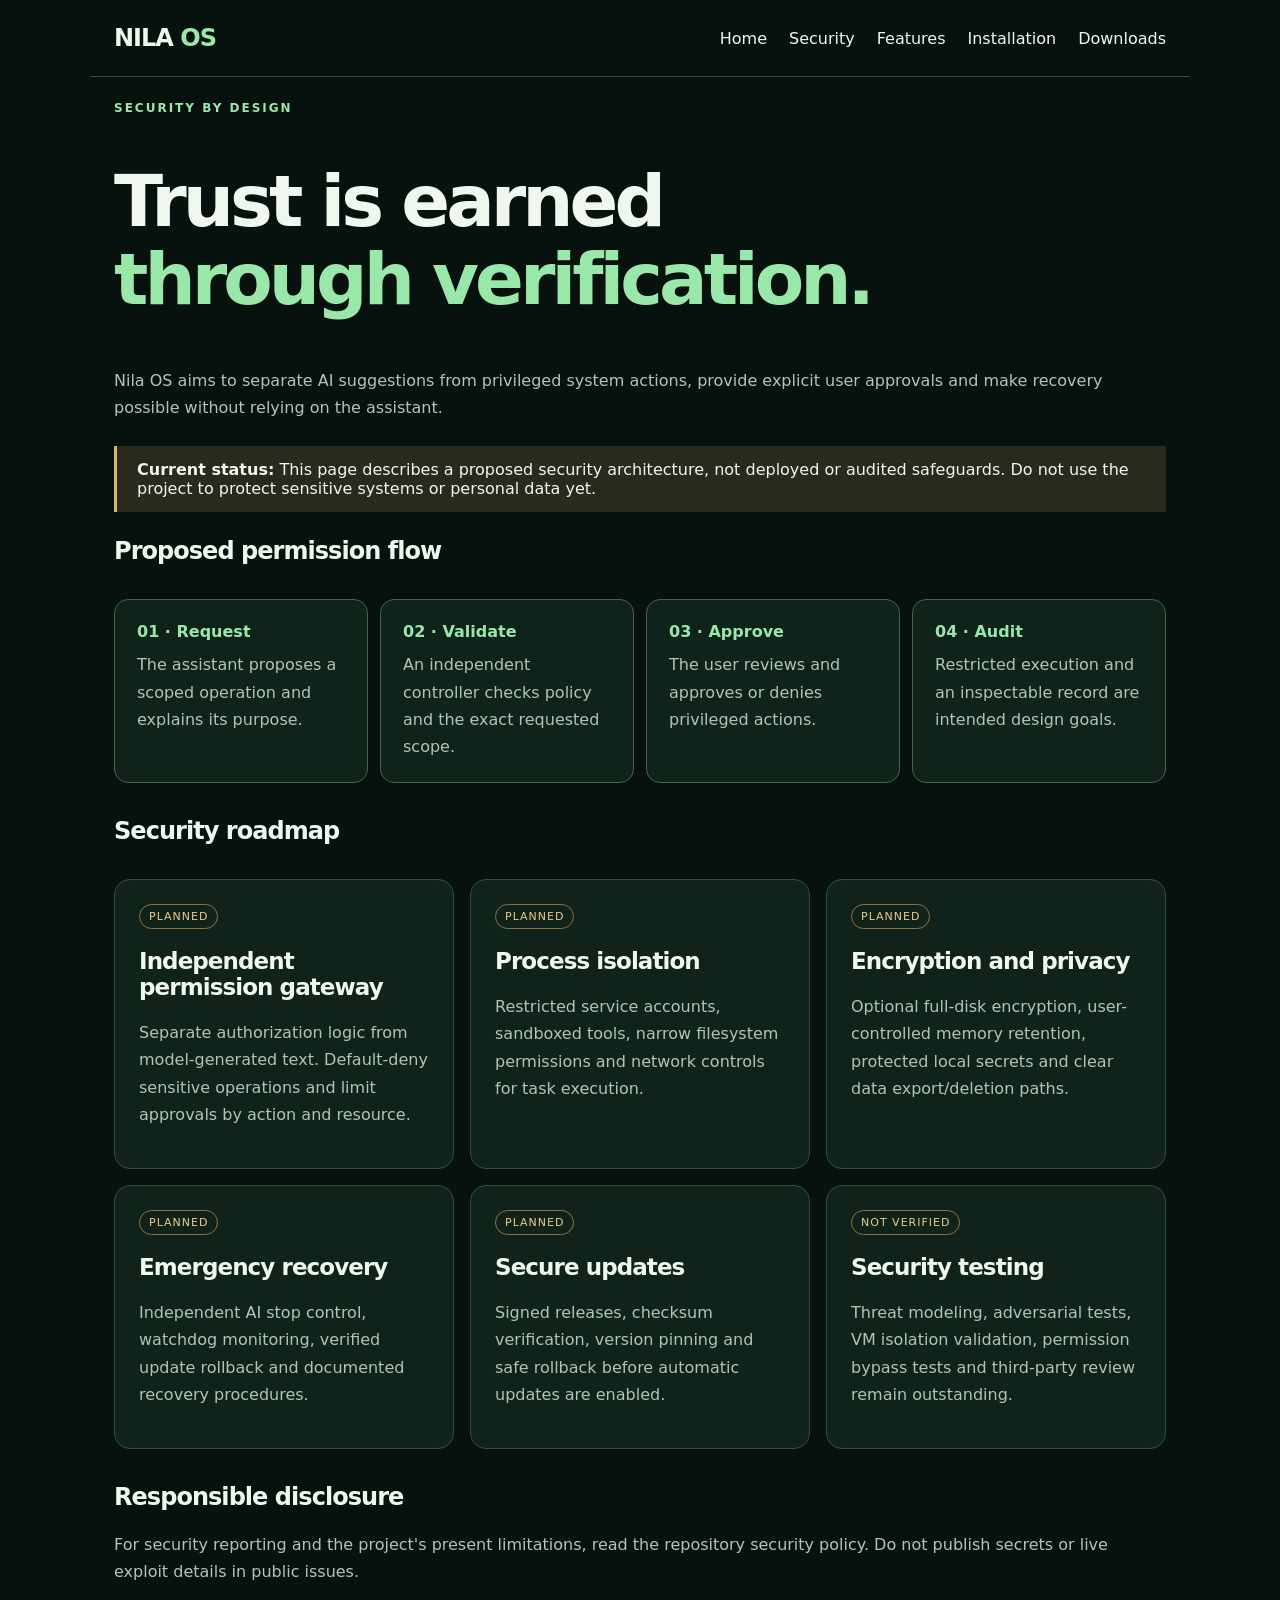
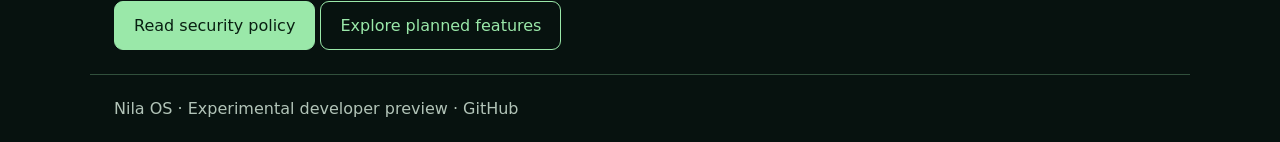
<file: site/security.html>
<!doctype html><html lang="en"><head><meta charset="utf-8"><meta name="viewport" content="width=device-width,initial-scale=1"><meta name="theme-color" content="#07120f"><meta name="description" content="Nila OS planned security architecture and current security limitations"><title>Security — Nila OS</title><style>
:root{color-scheme:dark;--bg:#07120f;--card:#10231b;--line:#31503c;--accent:#9ae8a9;--muted:#b2c4b8}*{box-sizing:border-box}body{margin:0;background:var(--bg);color:#f0f7ee;font-family:Inter,system-ui,sans-serif}a{color:inherit;text-decoration:none}a:hover{color:var(--accent)}header,main,footer{max-width:1100px;margin:auto;padding:24px}header{display:flex;align-items:center;justify-content:space-between;gap:20px;border-bottom:1px solid var(--line)}.brand{font-weight:850;letter-spacing:-1px;font-size:24px}.brand b{color:var(--accent)}nav{display:flex;gap:22px;flex-wrap:wrap}main{min-height:75vh}h1{font-size:clamp(38px,7vw,72px);letter-spacing:-.055em;line-height:1.08}h2{letter-spacing:-.04em}p{line-height:1.7;color:var(--muted)}.tag{font-size:12px;color:var(--accent);letter-spacing:2px;font-weight:750}.grid{display:grid;grid-template-columns:repeat(auto-fit,minmax(min(100%,280px),1fr));gap:16px;margin:34px 0}.panel{border:1px solid var(--line);border-radius:16px;background:var(--card);padding:24px;transition:transform .3s,border-color .3s}.panel:hover{transform:translateY(-4px);border-color:var(--accent)}.button,button{display:inline-flex;align-items:center;justify-content:center;gap:10px;border:1px solid var(--accent);background:var(--accent);color:#092012;padding:14px 19px;border-radius:9px;font:700 14px inherit;cursor:pointer}.button:hover,button:hover{background:#c4ffd0;color:#092012}.ghost{background:transparent;color:var(--accent)}.muted{color:var(--muted)}.notice{border-left:3px solid #d6b76d;background:#2a291d;padding:14px 20px;margin:25px 0}footer{border-top:1px solid var(--line);color:var(--muted)}code,pre{font-family:ui-monospace,monospace}pre{overflow:auto;background:#06100c;border:1px solid var(--line);padding:18px;border-radius:12px}input{padding:13px;background:#06140f;border:1px solid #58755d;border-radius:8px;color:white;width:100%;font:inherit}.mobile-button{display:none;background:transparent;border-color:var(--line);color:var(--accent);min-width:44px;min-height:44px}@media(max-width:720px){header{position:relative}.mobile-button{display:inline-flex}nav{display:none;position:absolute;top:100%;left:12px;right:12px;z-index:5;background:#10231b;border:1px solid var(--line);padding:18px;flex-direction:column;border-radius:12px;box-shadow:0 20px 40px #0009}nav.open{display:flex}h1{font-size:clamp(38px,10vw,58px)}}@media(prefers-reduced-motion:reduce){*,*:before,*:after{animation:none!important;transition:none!important}}

.security-flow{display:flex;align-items:stretch;flex-wrap:wrap;gap:12px;margin:34px 0}.flow-step{flex:1 1 170px;border:1px solid #44654c;background:#10231b;padding:22px;border-radius:14px;min-width:0}.flow-step strong{display:block;margin-bottom:10px;color:#9ae8a9}.flow-step p{margin:0}.panel h2{font-size:23px}.status{display:inline-block;color:#f0c981;border:1px solid #8d7342;padding:5px 9px;border-radius:20px;font-size:11px;letter-spacing:1px}a:focus-visible,button:focus-visible{outline:2px solid #9ae8a9;outline-offset:3px}</style></head><body><header><a class="brand" href="index.html">NILA <b>OS</b></a><button class="mobile-button" id="menu" aria-expanded="false" aria-controls="nav" aria-label="Open navigation"><svg width="22" height="22" viewBox="0 0 24 24" fill="none" stroke="currentColor" stroke-width="2"><path d="M3 6h18M3 12h18M3 18h18"/></svg></button><nav id="nav"><a href="index.html">Home</a><a href="security.html">Security</a><a href="features.html">Features</a><a href="install.html">Installation</a><a href="download.html">Downloads</a></nav></header><main><div class="tag">SECURITY BY DESIGN</div><h1>Trust is earned<br><span style="color:var(--accent)">through verification.</span></h1><p>Nila OS aims to separate AI suggestions from privileged system actions, provide explicit user approvals and make recovery possible without relying on the assistant.</p><div class="notice"><b>Current status:</b> This page describes a proposed security architecture, not deployed or audited safeguards. Do not use the project to protect sensitive systems or personal data yet.</div><h2>Proposed permission flow</h2><div class="security-flow"><div class="flow-step"><strong>01 · Request</strong><p>The assistant proposes a scoped operation and explains its purpose.</p></div><div class="flow-step"><strong>02 · Validate</strong><p>An independent controller checks policy and the exact requested scope.</p></div><div class="flow-step"><strong>03 · Approve</strong><p>The user reviews and approves or denies privileged actions.</p></div><div class="flow-step"><strong>04 · Audit</strong><p>Restricted execution and an inspectable record are intended design goals.</p></div></div><h2>Security roadmap</h2><div class="grid"><div class="panel"><span class="status">PLANNED</span><h2>Independent permission gateway</h2><p>Separate authorization logic from model-generated text. Default-deny sensitive operations and limit approvals by action and resource.</p></div><div class="panel"><span class="status">PLANNED</span><h2>Process isolation</h2><p>Restricted service accounts, sandboxed tools, narrow filesystem permissions and network controls for task execution.</p></div><div class="panel"><span class="status">PLANNED</span><h2>Encryption and privacy</h2><p>Optional full-disk encryption, user-controlled memory retention, protected local secrets and clear data export/deletion paths.</p></div><div class="panel"><span class="status">PLANNED</span><h2>Emergency recovery</h2><p>Independent AI stop control, watchdog monitoring, verified update rollback and documented recovery procedures.</p></div><div class="panel"><span class="status">PLANNED</span><h2>Secure updates</h2><p>Signed releases, checksum verification, version pinning and safe rollback before automatic updates are enabled.</p></div><div class="panel"><span class="status">NOT VERIFIED</span><h2>Security testing</h2><p>Threat modeling, adversarial tests, VM isolation validation, permission bypass tests and third-party review remain outstanding.</p></div></div><h2>Responsible disclosure</h2><p>For security reporting and the project's present limitations, read the repository security policy. Do not publish secrets or live exploit details in public issues.</p><a class="button" href="https://github.com/nadeemmhdm/nila-os/blob/main/SECURITY.md">Read security policy</a> <a class="button ghost" href="features.html">Explore planned features</a></main><footer>Nila OS · Experimental developer preview · <a href="https://github.com/nadeemmhdm/nila-os">GitHub</a></footer><script>const b=document.getElementById('menu'),n=document.getElementById('nav');b.addEventListener('click',()=>{let v=b.getAttribute('aria-expanded')!=='true';b.setAttribute('aria-expanded',v);n.classList.toggle('open',v)});n.querySelectorAll('a').forEach(a=>a.addEventListener('click',()=>{n.classList.remove('open');b.setAttribute('aria-expanded','false')}));document.addEventListener('keydown',e=>{if(e.key==='Escape'){n.classList.remove('open');b.setAttribute('aria-expanded','false')}});</script></body></html>
</file>
<file: site/style.css>
@import url('https://fonts.googleapis.com/css2?family=DM+Sans:wght@400;500;600;700&family=Space+Grotesk:wght@400;500;600;700&display=swap');
:root{color-scheme:dark;--bg:#07120f;--card:#0e2019;--line:#294239;--text:#f0f7ee;--muted:#a6b8ac;--accent:#9ae8a9}
*{box-sizing:border-box}html{scroll-behavior:smooth}body{margin:0;background:var(--bg);color:var(--text);font-family:'DM Sans',sans-serif}a{color:inherit;text-decoration:none}
header,footer{display:flex;justify-content:space-between;align-items:center;gap:20px;max-width:1200px;margin:auto;padding:28px 36px}header{border-bottom:1px solid var(--line)}.logo{font:700 24px 'Space Grotesk',sans-serif;letter-spacing:-1px;display:inline-flex;align-items:center;gap:9px}.logo>span:last-child{color:var(--accent)}
nav{display:flex;gap:27px;font-size:14px;color:var(--muted)}nav a:hover,footer a:hover{color:var(--accent)}main{max-width:1200px;margin:auto;padding:0 36px}.hero{padding:126px 0 132px;position:relative}.hero:after{content:'';position:absolute;width:420px;height:420px;right:0;top:70px;background:radial-gradient(circle,#275f3c80,transparent 67%);pointer-events:none;filter:blur(35px)}
.eyebrow{font-size:12px;letter-spacing:2.3px;font-weight:700;color:var(--accent)}.dot{display:inline-block;width:7px;height:7px;background:var(--accent);border-radius:50%;margin-right:8px;animation:pulse 2.3s ease-in-out infinite}
h1,h2,h3{font-family:'Space Grotesk',sans-serif;letter-spacing:-.055em}h1{font-size:clamp(57px,8vw,112px);line-height:1.02;margin:28px 0}h1 em{font-style:normal;color:var(--accent)}h2{font-size:clamp(38px,5vw,66px);line-height:1.1;margin:20px 0 30px}h3{font-size:24px;margin:12px 0}.hero>p,section>p{max-width:610px;font-size:18px;line-height:1.75;color:var(--muted)}
.actions{display:flex;gap:12px;margin-top:38px;flex-wrap:wrap}.primary,.secondary{display:inline-flex;align-items:center;justify-content:center;gap:11px;padding:16px 24px;border-radius:9px;font-weight:700;font-size:14px;transition:transform .25s,background .25s}.primary{background:var(--accent);color:#082013}.secondary{border:1px solid #557162;color:var(--text)}.primary:hover,.secondary:hover{transform:translateY(-3px)}a:hover .icon{transform:translateX(3px)}
.notice{display:inline-block;margin-top:34px;color:#b4c9b8;background:#10251c;border:1px solid #345943;border-radius:8px;padding:13px 17px;font-size:13px;max-width:630px}section:not(.hero){padding:100px 0;border-top:1px solid var(--line)}
.grid{display:grid;grid-template-columns:repeat(3,1fr);gap:16px;margin-top:50px}.grid article,.download{border:1px solid var(--line);background:var(--card);border-radius:14px;padding:30px}.grid article{transition:transform .3s,border-color .3s,box-shadow .3s}.grid article:hover{transform:translateY(-6px);border-color:#56876a;box-shadow:0 14px 35px #0003}.grid p,.download p{color:var(--muted);line-height:1.7}
.icon-sprite{position:absolute;width:0;height:0;overflow:hidden}.icon{width:19px;height:19px;stroke:currentColor;stroke-width:1.7;stroke-linecap:round;stroke-linejoin:round;fill:none;flex-shrink:0;vertical-align:middle;transition:transform .25s}.icon.tiny{width:14px;height:14px}.feature-icon{width:32px;height:32px;animation:icon-float 3.6s ease-in-out infinite}.grid article:nth-child(2) .feature-icon{animation-delay:.45s}.grid article:nth-child(3) .feature-icon{animation-delay:.9s}.grid article:hover .feature-icon{animation:icon-bounce .6s ease-in-out}.symbol{display:grid;place-items:center;width:57px;height:57px;color:var(--accent);border:1px solid #416e50;background:#173024;border-radius:14px}
.brand-mark{display:inline-flex;position:relative;width:26px;height:26px;align-items:center;justify-content:center;flex-shrink:0}.brand-mark span{position:absolute;width:18px;height:18px;border:2px solid var(--accent);border-radius:6px;transform:rotate(45deg);animation:mark-spin 8s ease-in-out infinite}.brand-mark span:nth-child(2){width:12px;height:12px;opacity:.7;animation-direction:reverse}.brand-mark span:nth-child(3){width:5px;height:5px;background:var(--accent);border:0;border-radius:2px;animation:none}.brand-mark.small{transform:scale(.7);transform-origin:left center}
.steps{margin:38px 0;max-width:780px}.steps>div{display:flex;gap:24px;align-items:center;border-top:1px solid var(--line);padding:22px 0;color:#d4e4d6}.steps b{color:var(--accent);font-family:'Space Grotesk',sans-serif}.download{display:flex;justify-content:space-between;align-items:center;gap:25px;margin:16px 0}.download h3{margin-top:0}.download p{margin-bottom:0}.unavailable{font-size:12px;color:#d6c99d;white-space:nowrap;letter-spacing:1px}footer{border-top:1px solid var(--line);color:var(--muted);font-size:12px}.footer-brand,footer a{display:inline-flex;align-items:center;gap:6px}
@keyframes icon-float{0%,100%{transform:translateY(0)}50%{transform:translateY(-5px)}}@keyframes icon-bounce{0%,100%{transform:translateY(0)}50%{transform:translateY(-8px) rotate(-6deg)}}@keyframes pulse{0%,100%{opacity:1;box-shadow:0 0 0 0 #9ae8a955}50%{opacity:.7;box-shadow:0 0 0 6px #9ae8a900}}@keyframes mark-spin{0%,100%{transform:rotate(45deg)}50%{transform:rotate(135deg)}}
@media(max-width:720px){header,footer{padding:22px;flex-wrap:wrap}main{padding:0 22px}nav{gap:12px;font-size:12px;flex-wrap:wrap}.hero{padding:85px 0}.grid{grid-template-columns:1fr}.download{align-items:flex-start;flex-direction:column}section:not(.hero){padding:70px 0}h1{font-size:clamp(52px,11vw,76px)}}@media(prefers-reduced-motion:reduce){*,*::before,*::after{animation:none!important;transition:none!important;scroll-behavior:auto!important}}

/* Responsive navigation, touch targets and progressive motion */
.site-header{position:relative;z-index:20}.menu-toggle{display:none;appearance:none;background:#14271e;border:1px solid #42644f;border-radius:10px;width:46px;height:46px;align-items:center;justify-content:center;flex-direction:column;gap:5px;cursor:pointer;color:var(--text);transition:background .25s,border-color .25s}.menu-toggle span{display:block;width:21px;height:2px;border-radius:2px;background:currentColor;transition:transform .28s,opacity .2s}.menu-toggle:hover,.menu-toggle:focus-visible{background:#254833;border-color:var(--accent)}.menu-toggle[aria-expanded="true"] span:first-child{transform:translateY(7px) rotate(45deg)}.menu-toggle[aria-expanded="true"] span:nth-child(2){opacity:0}.menu-toggle[aria-expanded="true"] span:last-child{transform:translateY(-7px) rotate(-45deg)}
.reveal{opacity:1;transform:none}@media(prefers-reduced-motion:no-preference){.reveal{opacity:0;transform:translateY(24px);transition:opacity .75s ease,transform .75s ease}.reveal.is-visible{opacity:1;transform:translateY(0)}.hero.reveal{opacity:1;transform:none}.grid article.reveal:nth-child(2){transition-delay:.1s}.grid article.reveal:nth-child(3){transition-delay:.2s}}
a:focus-visible,button:focus-visible{outline:2px solid var(--accent);outline-offset:4px}.hero:after{max-width:70vw;animation:glow-drift 7s ease-in-out infinite alternate}@keyframes glow-drift{to{transform:translate(-35px,28px);opacity:.55}}
@media(max-width:768px){header.site-header{flex-wrap:nowrap;padding:16px 20px;min-height:76px}.menu-toggle{display:flex;flex-shrink:0;margin-left:auto}.site-header nav{display:flex;position:absolute;top:calc(100% + 1px);left:12px;right:12px;flex-direction:column;gap:0;padding:10px;background:#10221b;border:1px solid #385a45;border-radius:12px;box-shadow:0 18px 35px #0008;opacity:0;visibility:hidden;pointer-events:none;transform:translateY(-10px);transition:opacity .25s,transform .25s,visibility .25s;z-index:50}.site-header nav.is-open{opacity:1;visibility:visible;pointer-events:auto;transform:translateY(0)}.site-header nav a{display:flex;align-items:center;justify-content:space-between;padding:15px 13px;border-radius:8px;min-height:48px;font-size:15px}.site-header nav a:hover,.site-header nav a:focus-visible{background:#213d2d}.hero{padding:74px 0 90px}.hero:after{right:0;top:0;max-width:100%;width:270px;height:300px}.eyebrow{line-height:1.7;font-size:10px;letter-spacing:1.5px}h1{overflow-wrap:break-word;font-size:clamp(44px,10.5vw,72px)}h2{overflow-wrap:break-word}.hero>p,section>p{font-size:16px}.actions a{min-height:48px}.steps>div{align-items:flex-start}.download .primary{max-width:100%;white-space:normal;text-align:center}footer{gap:16px}}
@media(max-width:380px){main{padding:0 17px}header.site-header{padding:14px 17px}.logo{font-size:21px}.actions{flex-direction:column;align-items:stretch}.actions a{width:100%}.grid article,.download{padding:22px}h1{font-size:clamp(39px,10vw,50px)}.unavailable{white-space:normal}}
@media(prefers-reduced-motion:reduce){.reveal{opacity:1!important;transform:none!important}.site-header nav{transition:none!important}}
</file>
